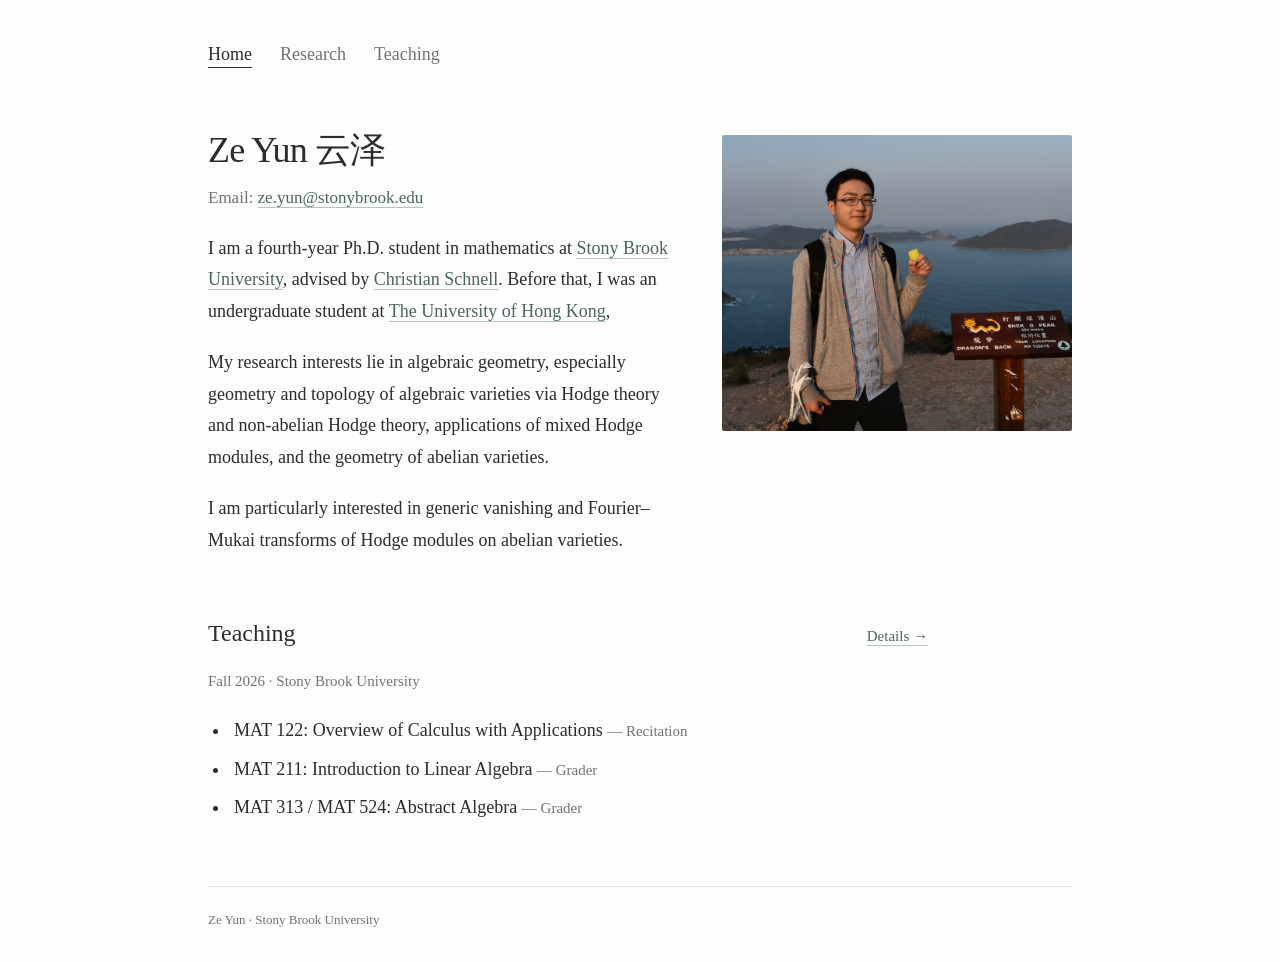
<file: docs/index.html>
<!doctype html>
<html lang="en">
<head>
  <meta charset="utf-8">
  <meta name="viewport" content="width=device-width,initial-scale=1">
  <meta name="description" content="Ze Yun, a mathematics Ph.D. student at Stony Brook University working in algebraic geometry, Hodge theory, and D-modules.">
  <meta name="theme-color" content="#fdfdfb">
  <title>Ze Yun | Mathematics</title>
  <link rel="icon" href="favicon.svg" type="image/svg+xml">
  <link rel="stylesheet" href="style.css">
</head>
<body>
  <a class="skip" href="#main">Skip to content</a>
  <div class="shell">
    <nav class="nav" aria-label="Main navigation">
      <a href="index.html" aria-current="page">Home</a>
      <a href="research.html">Research</a>
      <a href="teaching.html">Teaching</a>
    </nav>
    <main id="main">
      <div class="intro">
        <div class="bio">
          <h1>Ze Yun 云泽</h1>
          <p class="email">Email: <a href="mailto:ze.yun@stonybrook.edu">ze.yun@stonybrook.edu</a></p>
          <p>I am a fourth-year Ph.D. student in mathematics at <a href="https://www.math.stonybrook.edu/">Stony Brook University</a>, advised by <a href="https://www.math.stonybrook.edu/~cschnell/">Christian Schnell</a>. 
            Before that, I was an undergraduate student at <a href="https://hkumath.hku.hk/web/index.php/">The University of Hong Kong</a>, </p>
          <p>My research interests lie in algebraic geometry, especially geometry and topology of algebraic varieties via Hodge theory and non-abelian Hodge theory, applications of mixed Hodge modules, and the geometry of abelian varieties.</p>
          <p>I am particularly interested in generic vanishing and Fourier–Mukai transforms of Hodge modules on abelian varieties.</p>
        </div>
        <figure class="figure">
          <img src="photo.jpg" alt="Ze Yun">
          <!-- <img src="IMG_3353.JPG" width="320" height="250" alt="A fine-line illustration of a torus in muted green."> -->
          <!-- <figcaption>A geometric perspective.</figcaption> -->
          <!-- <div class="institution"><strong>Department of Mathematics</strong><br>Stony Brook University<br>Office: Math Tower 3-106</div> -->
        </figure>
      </div>
      <!-- <section class="home-section" aria-labelledby="recent-research">
        <div class="section-top"><h2 id="recent-research">Recent research</h2><a href="research.html">All papers &rarr;</a></div>
        <div class="paper-teaser">
          <a href="https://arxiv.org/abs/2610.22678">Generic vanishing for Dolbeault cohomology of mixed Hodge modules on abelian varieties</a>
          <p>Preprint, 2026 &nbsp;·&nbsp; <a href="https://arxiv.org/abs/2610.22678">arXiv:2610.22678</a></p>
        </div>
      </section> -->
      <section class="home-section" aria-labelledby="teaching-title">
        <div class="section-top"><h2 id="teaching-title">Teaching</h2><a href="teaching.html">Details &rarr;</a></div>
        <p class="meta">Fall 2026 · Stony Brook University</p>
        <ul class="plain-list">
          <li>MAT 122: Overview of Calculus with Applications <span class="meta">— Recitation</span></li>
          <li>MAT 211: Introduction to Linear Algebra <span class="meta">— Grader</span></li>
          <li>MAT 313 / MAT 524: Abstract Algebra <span class="meta">— Grader</span></li>
        </ul>
      </section>
    </main>
    <footer class="footer"><span>Ze Yun · Stony Brook University</span><span class="footer-contact"></span></footer>
  </div>
</body>
</html>
</file>
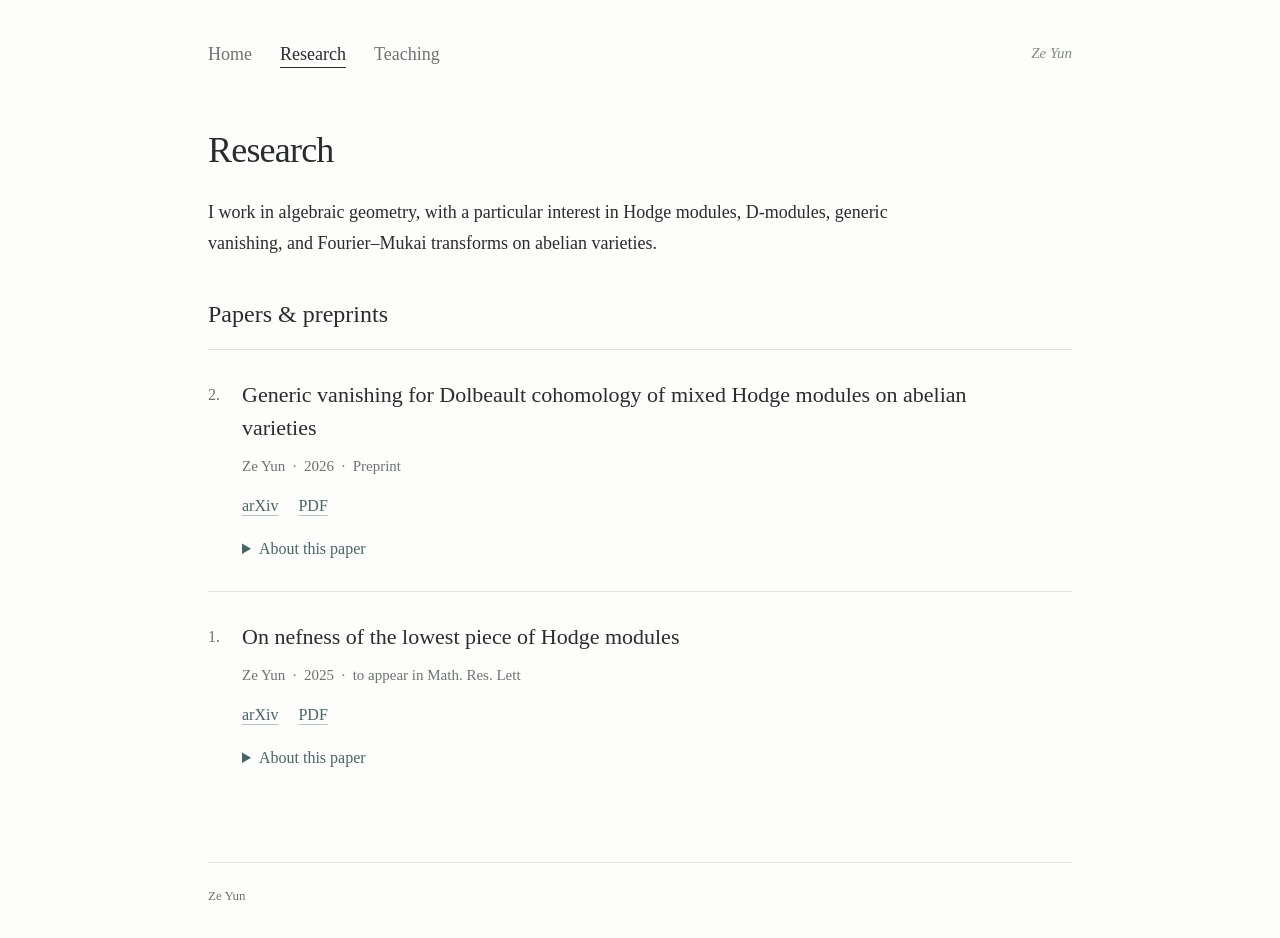
<file: docs/research.html>
<!doctype html>
<html lang="en">
<head>
  <meta charset="utf-8">
  <meta name="viewport" content="width=device-width,initial-scale=1">
  <meta name="description" content="Papers by Ze Yun on generic vanishing, mixed Hodge modules, Fourier–Mukai transforms, and positivity.">
  <meta name="theme-color" content="#fdfdfb">
  <title>Research | Ze Yun</title>
  <link rel="icon" href="favicon.svg" type="image/svg+xml">
  <link rel="stylesheet" href="style.css">
</head>
<body>
  <a class="skip" href="#main">Skip to content</a>
  <div class="shell">
    <nav class="nav" aria-label="Main navigation"><a href="index.html">Home</a><a href="research.html" aria-current="page">Research</a><a href="teaching.html">Teaching</a><a class="nav-name" href="index.html">Ze Yun</a></nav>
    <main id="main">
      <h1>Research</h1>
      <p class="page-intro">I work in algebraic geometry, with a particular interest in Hodge modules, D-modules, generic vanishing, and Fourier–Mukai transforms on abelian varieties.</p>
      <h2>Papers &amp; preprints</h2>
      <ol class="paper-list" reversed>
        <li class="paper">
          <h2><a href="https://arxiv.org/abs/2610.22678">Generic vanishing for Dolbeault cohomology of mixed Hodge modules on abelian varieties</a></h2>
          <p class="meta">Ze Yun &nbsp;·&nbsp; 2026 &nbsp;·&nbsp; Preprint</p>
          <div class="paper-links"><a href="https://arxiv.org/abs/2610.22678" aria-label="arXiv page for Generic vanishing">arXiv</a><a href="https://arxiv.org/pdf/2610.22678" aria-label="PDF of Generic vanishing">PDF</a></div>
          <details><summary>About this paper</summary><p>This paper studies generic vanishing for the Dolbeault cohomology of mixed Hodge modules. It relates Dolbeault and de Rham cohomology support loci through nonabelian Hodge theory, and applies this to Fourier–Mukai transforms on abelian varieties and their extensions over the family of lambda-connections.</p></details>
        </li>
        <li class="paper">
          <h2><a href="https://arxiv.org/abs/2507.01731">On nefness of the lowest piece of Hodge modules</a></h2>
          <p class="meta">Ze Yun &nbsp;·&nbsp; 2025 &nbsp;·&nbsp; to appear in Math. Res. Lett</p>
          <div class="paper-links"><a href="https://arxiv.org/abs/2507.01731" aria-label="arXiv page for On nefness">arXiv</a><a href="https://arxiv.org/pdf/2507.01731" aria-label="PDF of On nefness">PDF</a></div>
          <details><summary>About this paper</summary><p>This paper gives lower bounds for the degrees of quotient line bundles of the lowest Hodge piece. The bounds depend on boundary monodromy and intersection numbers, explain how nefness can fail outside the unipotent case, and recover Kawamata’s semipositivity theorem for unipotent variations.</p></details>
        </li>
      </ol>
    </main>
    <footer class="footer"><span>Ze Yun</span></footer>
  </div>
</body>
</html>
</file>
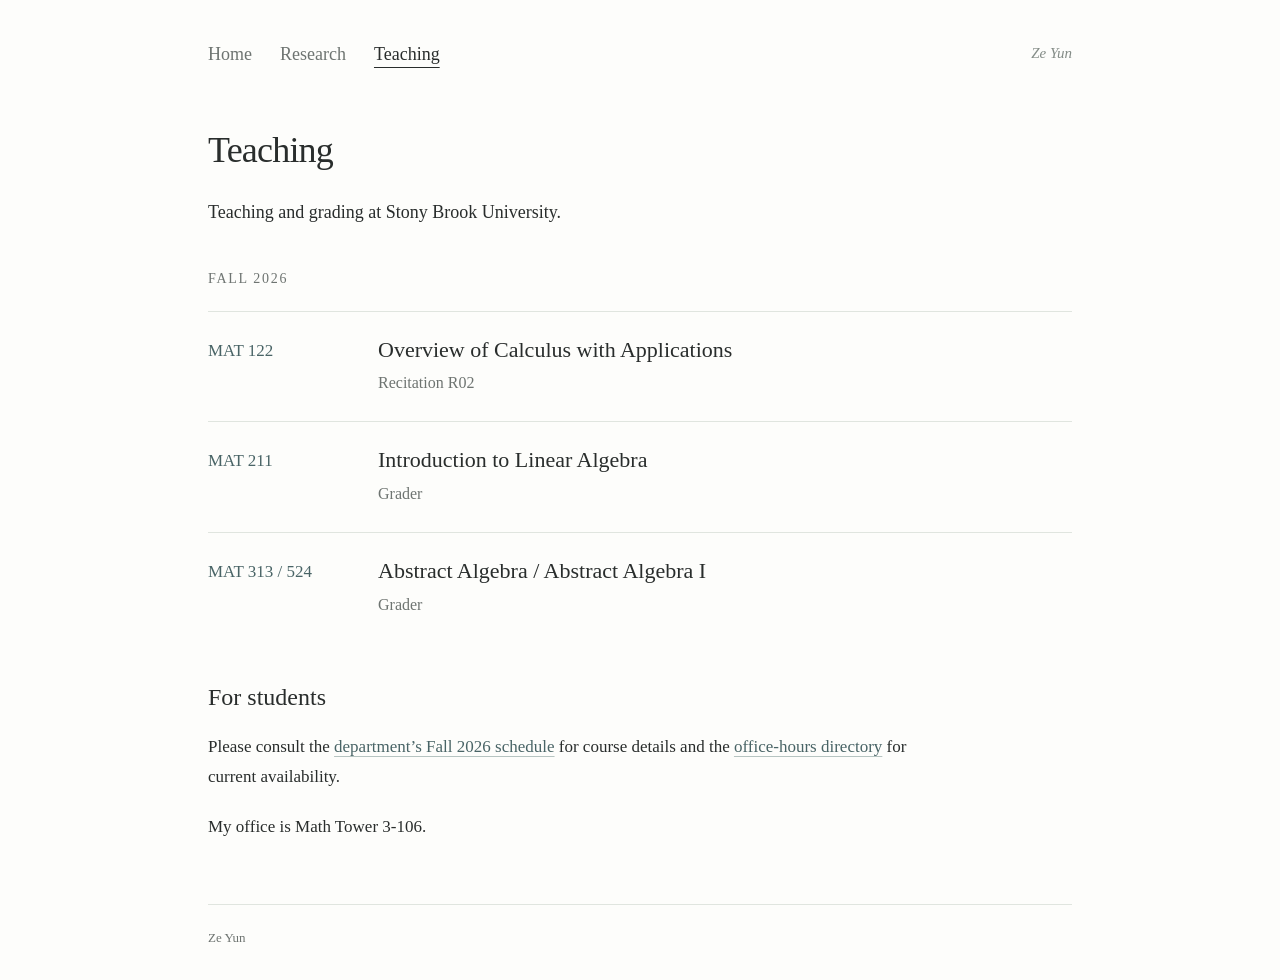
<file: docs/teaching.html>
<!doctype html>
<html lang="en">
<head>
  <meta charset="utf-8">
  <meta name="viewport" content="width=device-width,initial-scale=1">
  <meta name="description" content="Ze Yun’s teaching at Stony Brook University: calculus, linear algebra, and abstract algebra.">
  <meta name="theme-color" content="#fdfdfb">
  <title>Teaching | Ze Yun</title>
  <link rel="icon" href="favicon.svg" type="image/svg+xml">
  <link rel="stylesheet" href="style.css">
</head>
<body>
  <a class="skip" href="#main">Skip to content</a>
  <div class="shell">
    <nav class="nav" aria-label="Main navigation"><a href="index.html">Home</a><a href="research.html">Research</a><a href="teaching.html" aria-current="page">Teaching</a><a class="nav-name" href="index.html">Ze Yun</a></nav>
    <main id="main">
      <h1>Teaching</h1>
      <p class="page-intro">Teaching and grading at Stony Brook University.</p>
      <p class="term-label">Fall 2026</p>
      <section class="course" aria-labelledby="mat122"><div class="course-code">MAT 122</div><div><h2 id="mat122">Overview of Calculus with Applications</h2><p>Recitation R02</p></div></section>
      <section class="course" aria-labelledby="mat211"><div class="course-code">MAT 211</div><div><h2 id="mat211">Introduction to Linear Algebra</h2><p>Grader</p></div></section>
      <section class="course" aria-labelledby="mat313"><div class="course-code">MAT 313 / 524</div><div><h2 id="mat313">Abstract Algebra / Abstract Algebra I</h2><p>Grader</p></div></section>
      <section class="teaching-contact" aria-labelledby="student-info"><h2 id="student-info">For students</h2><p>Please consult the <a href="https://math.stonybrook.edu/schedules/fall26.html">department’s Fall 2026 schedule</a> for course details and the <a href="https://www.math.stonybrook.edu/office-hours">office-hours directory</a> for current availability.</p><p>My office is Math Tower 3-106.</p></section>
    </main>
    <footer class="footer"><span>Ze Yun</span></footer>
  </div>
</body>
</html>
</file>
<file: docs/style.css>
:root{--ink:#292d2c;--muted:#6e7471;--link:#496466;--line:#e0e5df;--paper:#fdfdfb;--soft:#f0f3ee}
*{box-sizing:border-box}
html{scroll-behavior:smooth}
body{margin:0;background:var(--paper);color:var(--ink);font-family:Georgia,'Times New Roman',serif;font-size:18px;line-height:1.75;-webkit-font-smoothing:antialiased}
a{color:var(--link);text-decoration-color:#b6c4c1;text-decoration-thickness:1px;text-underline-offset:4px;transition:color .15s}
a:hover{color:#172e30;text-decoration-color:currentColor}
a:focus-visible,summary:focus-visible{outline:2px solid var(--link);outline-offset:6px;border-radius:1px}
.shell{max-width:920px;margin:auto;padding:0 28px}
.skip{position:absolute;left:20px;top:-70px;background:var(--paper);padding:8px 14px;z-index:5}
.skip:focus{top:12px}
.nav{display:flex;gap:28px;align-items:center;padding-top:38px;margin-bottom:57px;min-height:70px}
.nav a{color:var(--muted);text-decoration:none;line-height:1.7}
.nav a[aria-current=page]{color:var(--ink);text-decoration:underline;text-underline-offset:7px}
.nav a:hover{color:var(--ink)}
.nav .nav-name{margin-left:auto;font-size:15px;font-style:italic;color:#848c87}
h1,h2,h3{font-weight:normal;line-height:1.3}
h1{font-size:36px;letter-spacing:-.8px;margin:0 0 9px}
h2{font-size:24px;margin:0 0 19px}
h3{font-size:20px;margin:0 0 6px}
p{margin:0 0 21px}
.intro{display:grid;grid-template-columns:minmax(0,1fr) 282px;gap:58px;align-items:start}
.email{font-size:17px;color:var(--muted);margin-bottom:31px}
.bio p{margin-bottom:20px}
.figure{margin:8px 0 0}
.figure img{display:block;width:100%;height:auto;aspect-ratio:1/1;border-radius:2px}
.figure figcaption{font-size:13px;color:var(--muted);font-style:italic;text-align:center;margin-top:10px}
.institution{font-size:15px;line-height:1.7;margin-top:23px;color:var(--muted)}
.institution strong{font-weight:normal;color:var(--ink)}
.home-section{margin-top:42px;max-width:720px}
.section-top{display:flex;align-items:baseline;justify-content:space-between;gap:20px}
.section-top>a{font-size:15px;white-space:nowrap}
.paper-teaser{padding-left:19px;border-left:2px solid #c9d3cb}
.paper-teaser p{margin:6px 0 0;color:var(--muted);font-size:16px}
.plain-list{margin:0;padding-left:22px}
.plain-list li{padding-left:4px;margin-bottom:7px}
.meta{font-size:15px;color:var(--muted)}
.page-intro{max-width:740px;margin:23px 0 39px}
.paper-list{list-style:none;counter-reset:paper 3;padding:0;margin:0}
.paper{position:relative;padding:28px 0 28px 34px;border-top:1px solid var(--line);counter-increment:paper -1}
.paper::before{content:counter(paper) ".";position:absolute;left:0;top:31px;color:var(--muted);font-size:16px}
.paper h2{font-size:22px;margin-bottom:9px;line-height:1.5;max-width:750px}
.paper h2 a{color:var(--ink);text-decoration:none}
.paper h2 a:hover{text-decoration:underline;text-decoration-color:#a7b9b5}
.paper .meta{margin:0 0 13px}
.paper-links{display:flex;align-items:center;gap:20px;font-size:16px}
details{margin-top:15px;font-size:16px;max-width:735px}
summary{cursor:pointer;color:var(--link);width:max-content;font-size:16px}
details p{margin:12px 0 0;color:#505954;line-height:1.8}
.research-footer{margin-top:22px;border-top:1px solid var(--line);padding-top:27px;font-size:16px;color:var(--muted)}
.term-label{font-size:14px;color:var(--muted);letter-spacing:.12em;text-transform:uppercase;margin:37px 0 19px}
.course{display:grid;grid-template-columns:145px 1fr;gap:25px;padding:24px 0;border-top:1px solid var(--line)}
.course-code{color:var(--link);font-size:17px}
.course h2{font-size:22px;margin-bottom:5px}
.course p{font-size:16px;color:var(--muted);margin:0}
.teaching-contact{margin-top:39px;max-width:720px}
.teaching-contact p{font-size:17px}
.footer{border-top:1px solid var(--line);margin-top:62px;padding:22px 0 30px;display:flex;justify-content:space-between;align-items:baseline;gap:18px;color:var(--muted);font-size:13px}
.footer a{color:var(--muted);text-decoration:none}
.footer a:hover{text-decoration:underline}
.footer .footer-contact{display:flex;gap:19px}
@media(max-width:720px){.shell{padding:0 24px}.nav{padding-top:26px;margin-bottom:39px;gap:24px}.intro{grid-template-columns:minmax(0,1fr) 215px;gap:30px}h1{font-size:32px}.figure{margin-top:7px}.institution{font-size:13px}.home-section{margin-top:35px}}
@media(max-width:560px){body{font-size:17px;line-height:1.75}.shell{padding:0 23px}.nav{font-size:17px;gap:24px;margin-bottom:39px}.nav .nav-name{display:none}.intro{display:flex;flex-direction:column;gap:12px}.bio{width:100%}.figure{width:100%;display:grid;grid-template-columns:125px 1fr;gap:20px;align-items:center;margin:2px 0 4px}.figure img{width:125px}.figure figcaption{display:none}.institution{margin:0;font-size:14px}.home-section{margin-top:36px}h1{font-size:33px}h2{font-size:23px}.email{margin-bottom:25px}.section-top{gap:12px}.section-top>a{font-size:14px}.paper h2{font-size:21px}.paper{padding-left:25px}.course{grid-template-columns:1fr;gap:4px;padding:22px 0}.course h2{font-size:21px}.course-code{font-size:15px}.footer{display:block;margin-top:45px;padding-top:20px}.footer-contact{margin-top:5px}.page-intro{margin-bottom:30px}.research-footer{font-size:15px}}
@media(prefers-reduced-motion:reduce){html{scroll-behavior:auto}a{transition:none}}
@media print{.nav,.skip{display:none}.shell{max-width:none;padding:0}.footer{margin-top:30px}.paper,.course{break-inside:avoid}body{color:#000;background:#fff;font-size:12pt}a{color:inherit}.figure{max-width:220px}}
.figure img {
  height: auto;
  aspect-ratio: auto;
}

@media (min-width: 721px) {
  .intro {
    grid-template-columns: minmax(0, 1fr) 350px;
    gap: 35px;
  }

  .figure img {
    width: 100%;
  }
}
</file>
